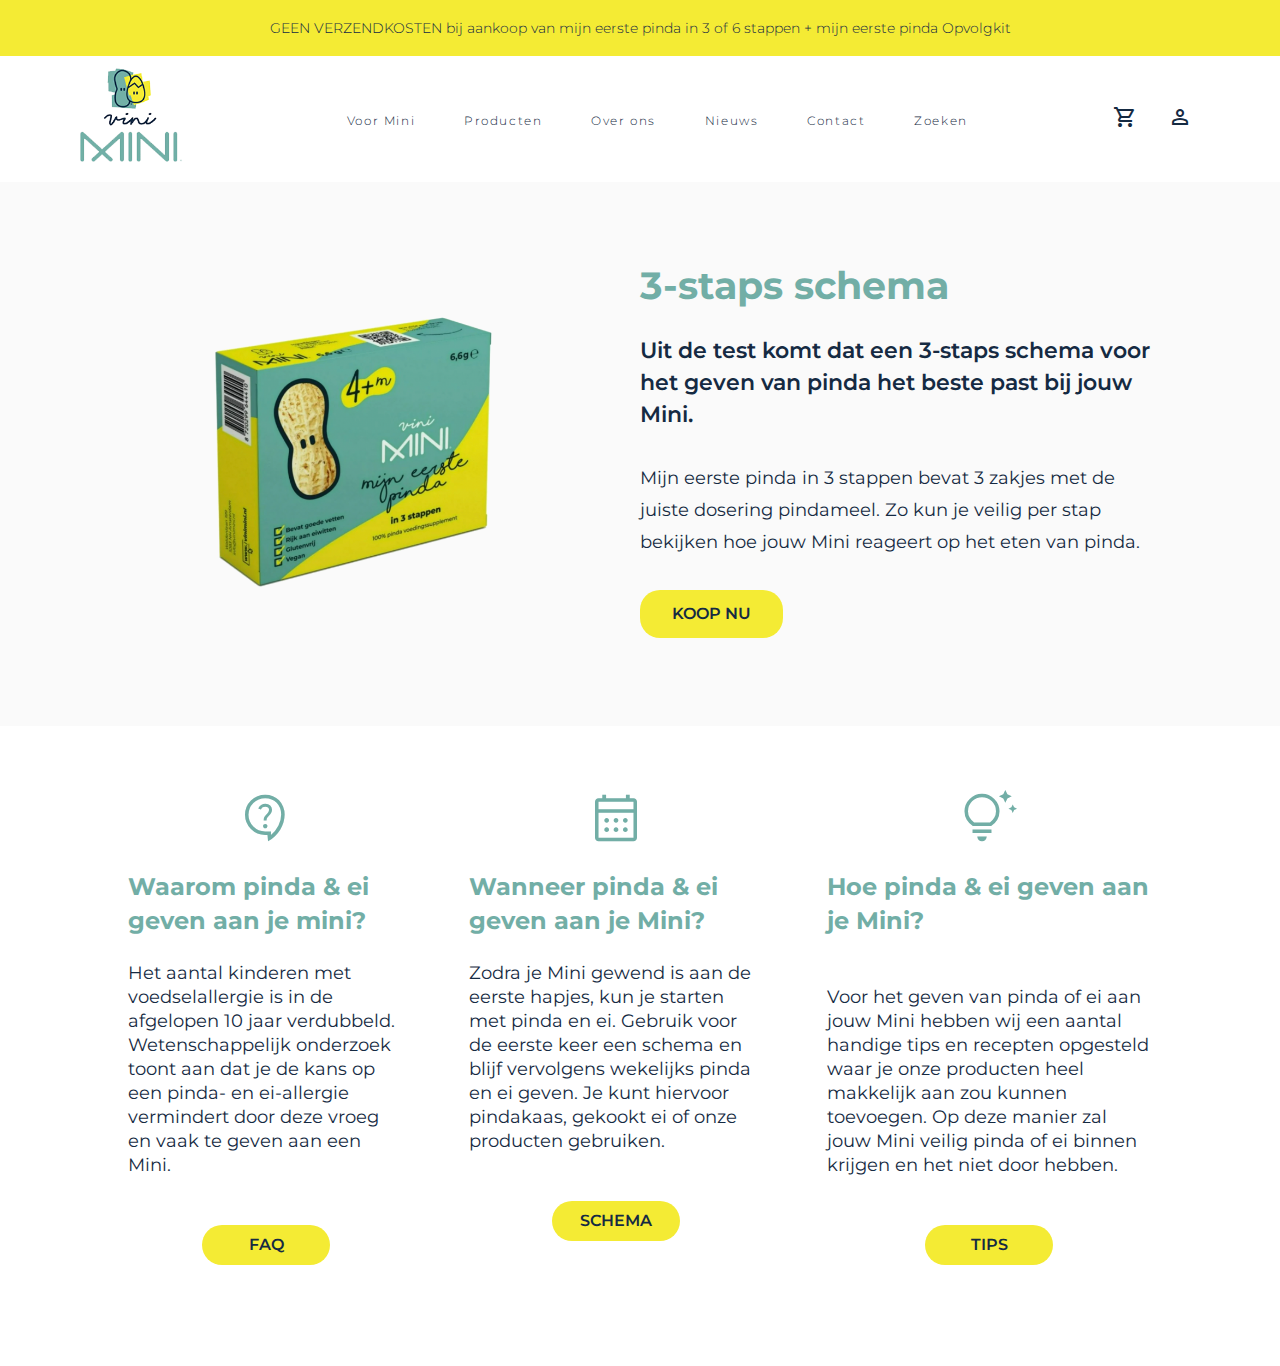
<file: calender.html>
<!DOCTYPE html>
<html lang="en">

<head>
    <meta charset="UTF-8">
    <meta http-equiv="X-UA-Compatible" content="IE=edge">
    <meta name="viewport" content="width=device-width, initial-scale=1.0">
    <link rel="stylesheet" href="styles/calender.css">
    <link rel="stylesheet"
        href="https://fonts.googleapis.com/css2?family=Material+Symbols+Outlined:opsz,wght,FILL,GRAD@20..48,100..700,0..1,-50..200" />
        <script src="scripts/main.js" defer></script>
    <title>Vini Mini</title>
</head>

<body>
    <!-- YELLOW BANNER -->
    <header>
        <p>GEEN VERZENDKOSTEN bij aankoop van mijn eerste pinda in 3 of 6 stappen + mijn eerste pinda Opvolgkit</p>
    </header>

    <!-- NAV + LOGO -->
    <nav>
        <a href="index.html"> <img src="assets/logo.png" alt="logo"></a>

        <div class="nav-menu">
            <div class="nav-links">
                <ul>
                    <li> <a href="">Voor Mini</a></li>
                    <li> <a href="">Producten</a></li>
                    <li> <a href="">Over ons</a></li>
                    <li> <a href="">Nieuws</a></li>
                    <li> <a href="">Contact</a></li>
                    <li> <a href="">Zoeken</a></li>
                </ul>
            </div>
        </div>

        <div>
            <button class="shoppingcart">
                <span class="material-symbols-outlined">
                    shopping_cart</span></button>

            <button class="person">
                <span class="material-symbols-outlined">
                    person</span>
        </div>
    </nav>
    <!-- HERO -->
    <main>

        <section class="hero">
            <img src="assets/pinda.png">

            <div class="text">
                <h1>3-staps schema</h1>
                <br>
                <h2>Uit de test komt dat een 3-staps schema voor het geven van pinda het beste past bij jouw Mini. </h2>
                <br>
                <h3>Mijn eerste pinda in 3 stappen bevat 3 zakjes met de juiste dosering pindameel. Zo kun je veilig per
                    stap bekijken hoe jouw Mini reageert op het eten van pinda. </h3>
                <br>
                <a href="test.html" class="button">KOOP NU</a>
            </div>
        </section>

        <section class="info">
            <div class="text-container">
                <div>
                        <span class="material-symbols-outlined" id="why">
                            contact_support</span>
                    <br>
                    <h1>Waarom pinda & ei geven aan je mini?</h1>
                    <br>
                    <h3>Het aantal kinderen met voedselallergie is in de afgelopen 10 jaar verdubbeld. Wetenschappelijk
                        onderzoek toont aan dat je de kans op een pinda- en ei-allergie vermindert door deze vroeg en
                        vaak te geven aan een Mini.</h3>
                    <br>
                    <br>
                    <a href="" class="button2">FAQ</a>
                </div>

                <div>
                        <span class="material-symbols-outlined" id="calender">
                            calendar_month</span>
                    <br>
                    <h1>Wanneer pinda & ei geven aan je Mini?</h1>
                    <br>
                    <h3>Zodra je Mini gewend is aan de eerste hapjes, kun je starten met pinda en ei. Gebruik voor de
                        eerste keer een schema en blijf vervolgens wekelijks pinda en ei geven. Je kunt hiervoor
                        pindakaas, gekookt ei of onze producten gebruiken.</h3>
                    <br>
                    <br>
                    <a href="" class="button2">SCHEMA</a>
                </div>

                <div>
                            <span class="material-symbols-outlined" id="tips">
                                tips_and_updates</span>
                            <br>
                    <h1>Hoe pinda & ei geven aan je Mini?</h1>
                    <br>
                    <br>
                    <h3>Voor het geven van pinda of ei aan jouw Mini hebben wij een aantal handige tips en recepten opgesteld
                        waar je onze producten heel makkelijk aan zou kunnen toevoegen. Op deze manier zal jouw Mini veilig pinda of ei 
                        binnen krijgen en het niet door hebben. 
                    </h3>
                    <br>
                    <br>
                    <a href="" class="button2">TIPS</a>
                </div>
            </div>

        </section>



        </div>

    </main>

</body>

</html>
</file>
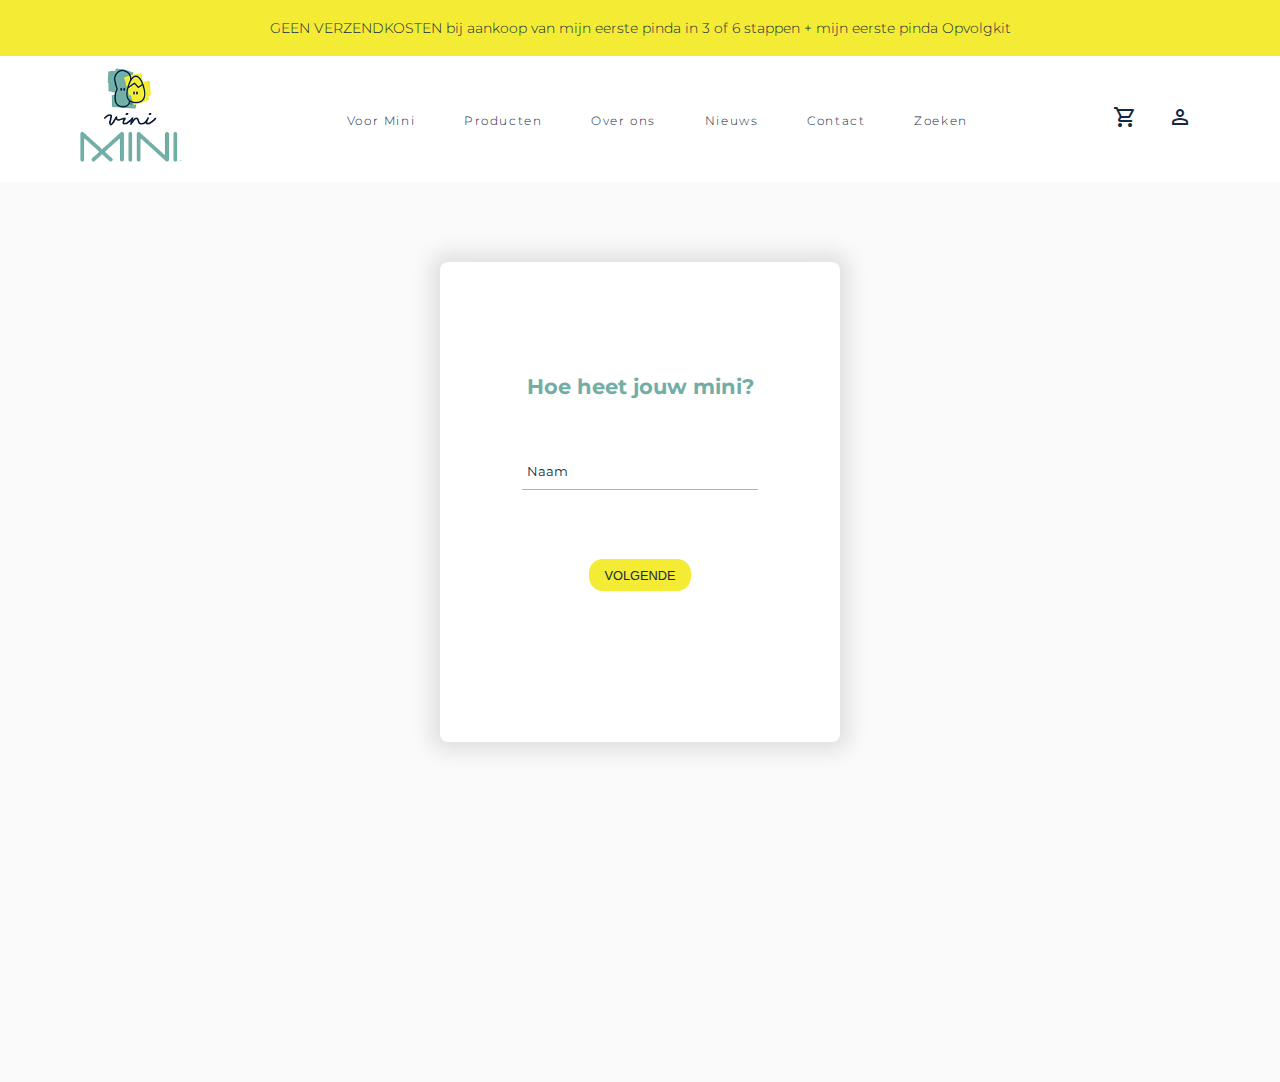
<file: test.html>
<!DOCTYPE html>
<html lang="en">

<head>
    <meta charset="UTF-8">
    <meta http-equiv="X-UA-Compatible" content="IE=edge">
    <meta name="viewport" content="width=device-width, initial-scale=1.0">
    <link rel="stylesheet" href="styles/test.css">
    <link rel="stylesheet"
        href="https://fonts.googleapis.com/css2?family=Material+Symbols+Outlined:opsz,wght,FILL,GRAD@20..48,100..700,0..1,-50..200" />
    <script src="scripts/main.js" defer></script>
    <title>Vini Mini</title>
</head>

<body>
    <!-- YELLOW BANNER -->
    <header>
        <p>GEEN VERZENDKOSTEN bij aankoop van mijn eerste pinda in 3 of 6 stappen + mijn eerste pinda Opvolgkit</p>
    </header>
    <!-- NAV + LOGO -->

    <nav>
        <a href="index.html"> <img src="assets/logo.png" alt="logo"></a>

        <div class="nav-menu">
            <div class="nav-links">
                <ul>
                    <li> <a href="">Voor Mini</a></li>
                    <li> <a href="">Producten</a></li>
                    <li> <a href="">Over ons</a></li>
                    <li> <a href="">Nieuws</a></li>
                    <li> <a href="">Contact</a></li>
                    <li> <a href="">Zoeken</a></li>
                </ul>
            </div>
        </div>
        <div>
            <button class="shoppingcart">
                <span class="material-symbols-outlined">
                    shopping_cart</span></button>

            <button class="person">
                <span class="material-symbols-outlined">
                    person</span>
        </div>
    </nav>

    <!-- FORM -->
    <main>

        <form data-multi-step class="multi-step-form">

            <div class="card" data-step>
                <div class="text-container">
                    <h1 class="step-title">Hoe heet jouw mini?</h1>
                    <br>
                    <div class="form-group">
                        <input type="text" placeholder="Naam">
                    </div>

                    <div class="btn-box">
                        <button type="button" class="btn" data-next>VOLGENDE</button>
                    </div>
                </div>
            </div>

            <div class="card" data-step>
                <div class="text-container">
                    <h1 class="step-title">Wat is de geboortedatum van jouw Mini?</h1>
                    <br>
                    <div class="form-group">
                        <input type="text" placeholder="DD/MM/JJJJ">
                    </div>

                    <div class="btn-box">
                        <button type="button" class="btn" data-previous>VORIGE</button>
                        <button type="button" class="btn" data-next>VOLGENDE</button>
                    </div>
                </div>
            </div>
            <div class="card" data-step>
                <div class="text-container">
                    <h1 class="step-title">Is het je eerste Mini?</h1>
                    <br>
                    <label class="check">
                        <input type="radio" name="check" checked value="Ja">&nbsp;&nbsp;Ja
                    </label>

                    <label class="check">
                        <input type="radio" name="check" value="Nee">&nbsp;&nbsp;Nee
                    </label>
                    <div class="btn-box">
                        <button type="button" class="btn" data-previous>VORIGE</button>
                        <button type="button" class="btn" data-next>VOLGENDE</button>
                    </div>
                </div>
            </div>

            <div class="card" data-step>
                <div class="text-container">
                    <h1 class="step-title">Hoe oud is jouw Mini?</h1>
                    <br>
                    <label class="check">
                        <input type="radio" name="check" checked value="Ja">&nbsp;&nbsp; < 4 maanden </label>

                            <label class="check">
                                <input type="radio" name="check" value="Nee">&nbsp;&nbsp; 4 - 6 maanden
                            </label>

                            <label class="check">
                                <input type="radio" name="check" value="Ja">&nbsp;&nbsp; 6 - 8 maanden
                            </label>

                            <label class="check">
                                <input type="radio" name="check" value="Nee">&nbsp;&nbsp; 8 > maanden
                            </label>
                            <div class="btn-box">
                                <button type="button" class="btn" data-previous>VORIGE</button>
                                <button type="button" class="btn" data-next>VOLGENDE</button>
                            </div>
                </div>
            </div>

            <div class="card" data-step>
                <div class="text-container">
                    <h1 class="step-title">Heeft jouw Mini eerder een acute allergische reactie gehad na het eten?</h1>
                    <br>
                    <label class="check">
                        <input type="radio" name="check" checked value="Ja">&nbsp;&nbsp;Ja
                    </label>

                    <label class="check">
                        <input type="radio" name="check" value="Nee">&nbsp;&nbsp;Nee
                    </label>

                    <label class="check">
                        <input type="radio" name="check" value="Ja">&nbsp;&nbsp; Weet ik niet
                    </label>
                    <div class="btn-box">
                        <button type="button" class="btn" data-previous>VORIGE</button>
                        <button type="button" class="btn" data-next>VOLGENDE</button>
                    </div>
                </div>
            </div>

            <div class="card" data-step>
                <div class="text-container">
                    <h1 class="step-title">Heeft jouw Mini eczeem?</h1>
                    <br>
                    <label class="check">
                        <input type="radio" name="check" checked value="Ja">&nbsp;&nbsp;Ja
                    </label>

                    <label class="check">
                        <input type="radio" name="check" value="Nee">&nbsp;&nbsp;Nee
                    </label>

                    <label class="check">
                        <input type="radio" name="check" value="Ja">&nbsp;&nbsp;Weet ik niet
                    </label>
                    <div class="btn-box">
                        <button type="button" class="btn" data-previous>VORIGE</button>
                        <button type="button" class="btn" data-next>VOLGENDE</button>
                    </div>
                </div>
            </div>

            <div class="card" data-step>
                <div class="text-container">
                    <h1 class="step-title">Zijn er voedselallergieën in de rest van het gezin?</h1>
                    <br>
                    <label class="check">
                        <input type="radio" name="check" checked value="Ja">&nbsp;&nbsp;Ja
                    </label>

                    <label class="check">
                        <input type="radio" name="check" value="Nee">&nbsp;&nbsp;Nee
                    </label>

                    <div class="btn-box">
                        <button type="button" class="btn" data-previous>VORIGE</button>
                        <a href="calender.html">
                        <button type="button" class="btn">GEREED</button>
                    </a>
                    </div>
                </div>
            </div>
        </form>
    </main>
</body>

</html>
</file>
<file: styles/calender.css>
@import url('https://fonts.googleapis.com/css2?family=Montserrat:wght@200;300;400;600;700&display=swap');


* {
    box-sizing: border-box;
    margin: 0;
    padding: 0;
}

body {
    height: 100vh;
    font-family: 'Montserrat', sans-serif;
    background-color: #fafafa;
}

/* YELLOW BANNER */
header {
    width: 100%;
    background-color: #f4eb34;
    position: relative;
    padding: 1.2em;
}

p {
    color: #152a42;
    text-align: center;
    font-family: 'Montserrat', sans-serif;
    font-size: 0.88rem;
    font-weight: 300;
    padding: 1.2em auto;
    width: 100%;
}

/* NAV + LOGO + ICONS*/
nav {
    display: flex;
    flex-flow: row nowrap;
    justify-content: space-around;
    align-items: center;
    background-color: #fff;
    width: 100vw;
}

nav img {
    width: 140px;
}

.nav-links {
    flex: 1;
    text-align: center;
}

.nav-links ul li {
    list-style: none;
    display: inline-block;
    padding: 1.4em;
    position: relative;
    letter-spacing: 0.1em;
}

.nav-links ul li a {
    color: #152a42;
    text-decoration: none;
    font-family: 'Montserrat', sans-serif;
    font-weight: 300;
    font-size: 0.75rem;
}

.nav-links ul li a:hover {
    color: #72AEA6;
}


.shoppingcart,
.person {
    background-color: transparent;
    border: none;
    color: #152a42;
    position: relative;
    margin-right: 2em;

}

.shoppingcart:hover {
    color: #72AEA6;

}

.person:hover {
    color: #72AEA6;
}

.nav menu {
    display: none;
}


/* HERO */

.hero {
    margin: 7em auto;
    max-height: 20em;
    width: 100vw;
    background-color: #fafafa;
    display: flex;
    flex-direction: row;
    align-items: center;
    justify-content: space-around;
}

.hero img {
    width: 25%;
    height: 25%;
    display: flex;
    flex-direction: row;
    margin-left: 8em;
}

.text {
    width: 40%;
    display: flex;
    flex-direction: column;
    line-height: 2em;
    margin-right: 4em;
}

.text h1 {
    width: 100%;
    color: #72AEA6;
    margin: 0 auto;
    font-family: 'Montserrat', sans-serif;
    font-weight: 700;
    font-size: 2.4rem;
    text-align: left;
}

.text h2 {
    width: 100%;
    font-family: 'Montserrat', sans-serif;
    font-weight: 600;
    font-size: 1.4rem;
    color: #152a42;
    text-align: left;
}

.text h3 {
    width: 100%;
    font-family: 'Montserrat', sans-serif;
    font-weight: 400;
    font-size: 1.1rem;
    color: #152a42;
    text-align: left;
}

/* BUTTON */

.button {
    display: inline-block;
    text-decoration: none;
    background-color: #f4eb34;
    color: #152a42;
    border: none;
    border-radius: 20px;
    padding: 0.5em 2em;
    font-size: 1rem;
    font-family: 'Montserrat', sans-serif;
    font-weight: 600;
    align-self: flex-start;
}

.button:hover {
    background-color: #72AEA6;
    color: #ffffff;
}


/*SECTION 2*/

.info {
    height: 40em;
    width: 100vw;
    background-color: #fff;
    display: flex;
    flex-direction: row;
}

.text-container {
    padding-top: 4em;
    display: flex;
    margin: 0 auto;
    flex-direction: row;
    width: 80%;
    justify-content: center;
    gap: 4em;
    line-height: 1.5em;

}

.info h1 {
    color: #72AEA6;
    font-size: 1.5em;
    font-family: 'Montserrat', sans-serif;
    text-align: left;
    line-height: 1.4em;
}

.info h3 {
    width: 100%;
    font-family: 'Montserrat', sans-serif;
    font-weight: 400;
    font-size: 1.1rem;
    color: #152a42;
    text-align: left;
}

#calender, #why, #tips {
    display: flex;
    font-size: 3.5em;
    color: #72AEA6;
    justify-content: center;
}

.button2{
    display: flex;
    width: 8em;
    margin: 0 auto;
    text-decoration: none;
    background-color: #f4eb34;
    color: #152a42;
    border: none;
    border-radius: 20px;
    padding: 0.5em 2em;
    font-size: 1rem;
    font-family: 'Montserrat', sans-serif;
    font-weight: 600;
    justify-content: center;

}

.button2:hover {
    background-color: #72AEA6;
    color: #ffffff;
}

/* PHONE */

@media (max-width: 700px) {
    .header {
        min-height: 3em;
        width: 100vw;
    }

    p {
        margin: 1em auto;
        font-size: 0.7rem;
        width: 80%;
    }

    nav img {
        width: 80px;
        margin-top: 0.5em;
        margin-left: 1em;
    }


    .text {
        margin-top: 7em;
    }

    .hero h1 {
        font-size: 1.6rem;
    }

    .hero h2 {
        width: 90%;
        font-size: 1.3rem;
    }

    .hero h2 br {
        display: none;
    }

    .hero h3 {
        width: 70%;
        margin: 1em auto;
        font-size: 0.9rem;
    }

}

/* TABLET */

@media (max-width: 700px) {

    nav {
        min-height: 3em;
    }

    .nav-links ul li {
        margin-top: 1em;
    }
}
</file>
<file: styles/test.css>
@import url('https://fonts.googleapis.com/css2?family=Montserrat:wght@200;300;400;600;700&display=swap');

*{
    box-sizing: border-box;
    margin:0;
    padding:0;
}

body{
    height: 100vh;
    font-family: 'Montserrat', sans-serif;
    background-color: #fafafa;
}

/* YELLOW BANNER */
header {
    width: 100%;
    background-color: #f4eb34;
    position: relative;
    padding: 1.2em;
}

p{
    color: #152a42;
    text-align: center;
    font-family: 'Montserrat', sans-serif;
    font-size: 0.88rem;
    font-weight: 300;
    padding: 1.2em auto;
    width: 100%;
}

/* NAV + LOGO + ICONS*/
nav{
    display: flex; 
    flex-flow:row nowrap;
    justify-content: space-around;
    align-items: center;
    background-color: #fff;
    width: 100vw;
}

nav img{
    width: 140px;
}

.nav-links{
    flex: 1;
    text-align: center;
}

.nav-links ul li{
    list-style: none;
    display: inline-block;
    padding: 1.4em;
    position: relative;
    letter-spacing: 0.1em;
}

.nav-links ul li a{
    color: #152a42;
    text-decoration: none;
    font-family: 'Montserrat', sans-serif;
    font-weight: 300;
    font-size: 0.75rem;
}

.nav-links ul li a:hover{
    color: #72AEA6;
}


.shoppingcart, .person{
    background-color: transparent;
    border: none;
    color:#152a42;
    position: relative;
    margin-right:2em;
}

.shoppingcart:hover{
    color:#72AEA6;

}

.person:hover{
  color:#72AEA6;
}

.nav menu{
    display: none;
}



/* FORM */
.card {
    background-color: white;
    box-shadow:0 0 20px 10px rgba(0,0,0,.1);
    border-radius: .5rem;
    padding: 2em;
    max-width: 25em;
    height: 30em;
    margin: 5em auto;
    animation: fade 250ms ease-in-out forwards;
  }
  
  .form-group {
    display: flex;
    flex-direction: column;
    align-items: center;
  }
  
  .form-group:last-child {
    margin: 0;
  }
  
  .form-group > label {
    font-weight: bold;
    font-size: 0.7rem;
    color: #152a42;
  }
  
  .form-group > input {
    width: 70%;
    padding: 10px 5px; 
    margin: 5px 0;
    border: 0;
    border-bottom: 1px solid #b1b1b1;
    outline: none;
  }

  .form-group > input::placeholder {
    color: #152a42;
    font-family: 'Montserrat', sans-serif;
  }

  .step-title {
    text-align: center;
    width: 100%;
    margin: 1.5em auto;
    font-size:1.3em;
    align-items: center;
    color:#72AEA6;
  }

  .text-container{
    margin-top: 5em;
  }
  
  .card.active {
    animation: slide 250ms 125ms ease-in-out both;
  }
  
  .multi-step-form {
    height: 100vh;
    overflow: hidden;
    position: relative;
  }
  
  .hide {
    display: none;
  }

  .btn-box{
    text-align: center;
    width: 70%;
    margin: 4em auto;
  }

  .btn {
    text-decoration: none;
    font-size: 0.8em;
    border:none;
    background-color: #f4eb34;
    width: 8em;
    height:2.5em;
    color:#152a42;
    font-weight: 400;
    border-radius: 14px;
  }

  .btn:hover {
    background-color:#72AEA6;
    color: #ffffff;
  }

  .check{
    position: relative;
    display: flex;
    font-size: 0.9em;
    color:#152a42;
    padding: 0.2em;
    justify-content: left;
    margin-left: 3em;

}


  @keyframes slide {
    0% {
      transform: translateX(200%);
      opacity: 0;
    }
    100% {
      transform: translateX(0);
      opacity: 1;
    }
  }
  
  @keyframes fade {
    0% {
      transform: scale(1);
      opacity: 1;
    }
    50% {
      transform: scale(.75);
      opacity: 0;
    }
    100% {
      opacity: 0;
      transform: scale(0);
    }
  }
</file>
